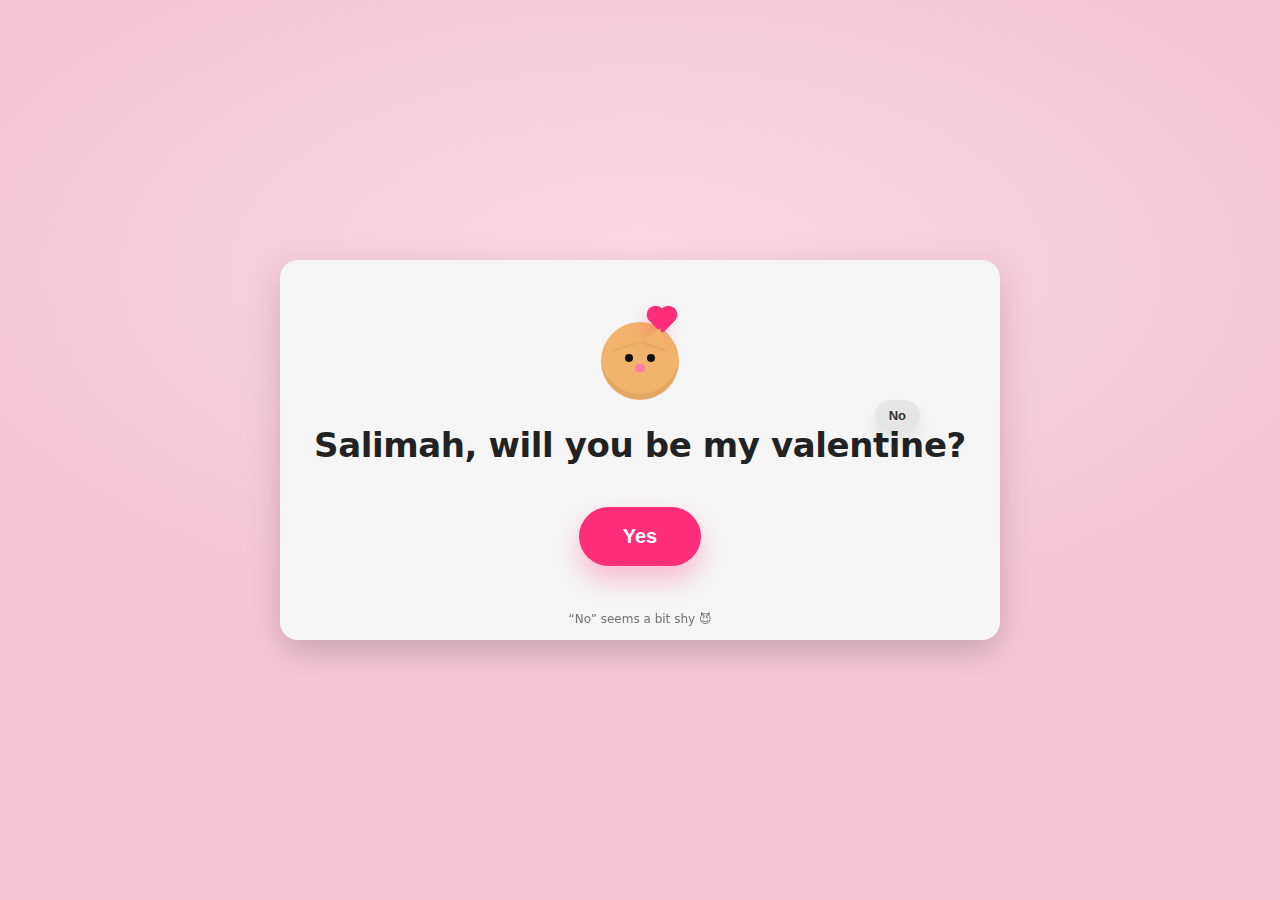
<file: valentine.html>
<!doctype html>
<html lang="en">
<head>
  <meta charset="utf-8" />
  <meta name="viewport" content="width=device-width,initial-scale=1" />
  <title>Will you be my Valentine?</title>
  <style>
    :root{
      --bg:#f7c6d6;
      --card:#f5f5f5;
      --text:#222;
      --muted:#666;
      --yes:#ff2e7a;
      --yesHover:#ff0f66;
      --no:#e6e6e6;
      --shadow: 0 12px 35px rgba(0,0,0,.18);
    }

    *{ box-sizing:border-box; }
    body{
      margin:0;
      min-height:100vh;
      display:grid;
      place-items:center;
      background: radial-gradient(1200px 600px at 50% 30%, rgba(255,255,255,.35), transparent 60%),
                  var(--bg);
      font-family: ui-sans-serif, system-ui, -apple-system, Segoe UI, Roboto, Helvetica, Arial;
      color:var(--text);
      overflow:hidden;
    }

    .card{
      width:min(720px, 92vw);
      height:min(380px, 58vh);
      background:var(--card);
      border-radius:18px;
      box-shadow:var(--shadow);
      position:relative;
      display:flex;
      flex-direction:column;
      align-items:center;
      justify-content:center;
      padding:28px 22px 30px;
      gap:16px;
      overflow:hidden; /* keeps No inside card */
    }

    .iconWrap{
      width:88px; height:88px;
      display:grid; place-items:center;
      margin-bottom:4px;
    }

    /* Simple cute “cat face” (no external assets) */
    .cat{
      width:78px; height:78px;
      background:#f2b36d;
      border-radius:50%;
      position:relative;
      box-shadow: inset 0 -6px 0 rgba(0,0,0,.06);
    }
    .cat:before, .cat:after{
      content:"";
      position:absolute;
      top:6px;
      width:0;height:0;
      border-left:14px solid transparent;
      border-right:14px solid transparent;
      border-bottom:18px solid #f2b36d;
      filter: drop-shadow(0 2px 0 rgba(0,0,0,.05));
    }
    .cat:before{ left:8px; transform:rotate(-18deg); }
    .cat:after{ right:8px; transform:rotate(18deg); }

    .eye{
      position:absolute;
      top:32px;
      width:8px; height:8px;
      background:#111;
      border-radius:50%;
    }
    .eye.left{ left:24px; }
    .eye.right{ right:24px; }

    .nose{
      position:absolute;
      top:42px; left:50%;
      transform:translateX(-50%);
      width:10px; height:8px;
      background:#ff7fa6;
      border-radius:6px;
    }

    .heartTop{
      position:absolute;
      top:-10px; right:8px;
      width:18px; height:18px;
      background:#ff2e7a;
      transform:rotate(45deg);
      border-radius:4px;
      box-shadow:0 8px 18px rgba(255,46,122,.35);
    }
    .heartTop:before, .heartTop:after{
      content:"";
      position:absolute;
      width:18px; height:18px;
      background:#ff2e7a;
      border-radius:50%;
    }
    .heartTop:before{ left:-9px; top:0; }
    .heartTop:after{ left:0; top:-9px; }

    h1{
      margin:0;
      text-align:center;
      font-weight:800;
      letter-spacing:-0.4px;
      font-size:clamp(22px, 3vw, 34px);
    }

    .actions{
      width:100%;
      display:flex;
      align-items:center;
      justify-content:center;
      gap:26px;
      margin-top:10px;
      position:relative;
      height:90px; /* gives room for No to run around */
    }

    button{
      border:0;
      cursor:pointer;
      font-weight:800;
      border-radius:999px;
      transition:transform .12s ease, filter .12s ease, background .12s ease;
      user-select:none;
      -webkit-tap-highlight-color: transparent;
    }

    #yesBtn{
      background:var(--yes);
      color:white;
      padding:18px 44px;
      font-size:20px;
      box-shadow:0 14px 26px rgba(255,46,122,.28);
    }
    #yesBtn:hover{ background:var(--yesHover); transform:translateY(-1px) scale(1.02); }
    #yesBtn:active{ transform:translateY(1px) scale(.98); }

    /* IMPORTANT: No stretching. We ONLY position with left/top (not right). */
    #noBtn{
      background:var(--no);
      color:#333;
      padding:8px 14px;          /* tiny pill like the screenshot */
      font-size:13px;
      box-shadow:0 10px 18px rgba(0,0,0,.08);
      position:absolute;
      left:0;
      top:0;
      width:fit-content;
      white-space:nowrap;
      touch-action:none;
    }

    .note{
      position:absolute;
      bottom:14px;
      font-size:12px;
      color:var(--muted);
      opacity:.9;
      display:flex;
      gap:6px;
      align-items:center;
    }

    /* Heart particles */
    .heart{
      position:fixed;
      width:14px; height:14px;
      background:#ff2e7a;
      transform:rotate(45deg);
      border-radius:3px;
      pointer-events:none;
      will-change: transform, opacity;
      filter: drop-shadow(0 8px 10px rgba(255,46,122,.25));
      z-index:9999;
    }
    .heart:before, .heart:after{
      content:"";
      position:absolute;
      width:14px; height:14px;
      background:#ff2e7a;
      border-radius:50%;
    }
    .heart:before{ left:-7px; top:0; }
    .heart:after{ left:0; top:-7px; }

    @keyframes floatUp {
      0%   { transform:translate(0,0) rotate(45deg) scale(1); opacity:1; }
      100% { transform:translate(var(--dx), var(--dy)) rotate(45deg) scale(var(--s)); opacity:0; }
    }

    .success{
      animation: pop .35s ease-out both;
    }
    @keyframes pop{
      0%{ transform:scale(.98); }
      60%{ transform:scale(1.02); }
      100%{ transform:scale(1); }
    }
  </style>
</head>
<body>
  <main class="card" id="card" aria-label="Valentine card">
    <div class="iconWrap" aria-hidden="true">
      <div class="cat">
        <div class="heartTop"></div>
        <div class="eye left"></div>
        <div class="eye right"></div>
        <div class="nose"></div>
      </div>
    </div>

    <h1 id="title">Salimah, will you be my valentine?</h1>

    <div class="actions" id="actions">
      <button id="yesBtn" type="button">Yes</button>
      <button id="noBtn" type="button" aria-label="No (shy)">No</button>
    </div>

    <div class="note" id="note">“No” seems a bit shy 😈</div>
  </main>
<script>
  // ---- CONFIG ----
  const GIRLFRIEND_NAME = "Salimah";
  // ----------------

  const title = document.getElementById("title");
  const yesBtn = document.getElementById("yesBtn");
  const noBtn = document.getElementById("noBtn");
  const card = document.getElementById("card");
  const note = document.getElementById("note");

  title.textContent = `${GIRLFRIEND_NAME}, will you be my valentine?`;

  const clamp = (n, min, max) => Math.max(min, Math.min(max, n));

  // Move No into card for proper positioning
  card.appendChild(noBtn);
  noBtn.style.position = "absolute";
  noBtn.style.zIndex = "10";

  function placeNoInitial() {
    const c = card.getBoundingClientRect();
    const b = noBtn.getBoundingClientRect();
    const pad = 20;

    noBtn.style.left = `${c.width - b.width - 80}px`;
    noBtn.style.top = `140px`;
  }

  window.addEventListener("load", placeNoInitial);
  window.addEventListener("resize", placeNoInitial);

  // 👇 Controlled movement (small dodge instead of teleport)
  const MOVE_DISTANCE = 80;     // how far it jumps
  const TRIGGER_RADIUS = 140;   // how close cursor must be

  function moveNoSlightly(fromX, fromY) {
    const c = card.getBoundingClientRect();
    const b = noBtn.getBoundingClientRect();
    const pad = 20;

    const cx = fromX - c.left;
    const cy = fromY - c.top;

    const nbCenterX = parseFloat(noBtn.style.left) + b.width / 2;
    const nbCenterY = parseFloat(noBtn.style.top) + b.height / 2;

    // Direction away from cursor
    const dx = nbCenterX - cx;
    const dy = nbCenterY - cy;
    const dist = Math.hypot(dx, dy) || 1;

    const moveX = (dx / dist) * MOVE_DISTANCE;
    const moveY = (dy / dist) * MOVE_DISTANCE;

    let newX = parseFloat(noBtn.style.left) + moveX;
    let newY = parseFloat(noBtn.style.top) + moveY;

    const maxX = c.width - b.width - pad;
    const maxY = c.height - b.height - pad;

    newX = clamp(newX, pad, maxX);
    newY = clamp(newY, pad, maxY);

    noBtn.style.left = `${newX}px`;
    noBtn.style.top = `${newY}px`;
  }

  card.addEventListener("mousemove", (e) => {
    const nb = noBtn.getBoundingClientRect();
    const dist = Math.hypot(
      (nb.left + nb.width/2) - e.clientX,
      (nb.top  + nb.height/2) - e.clientY
    );

    if (dist < TRIGGER_RADIUS) {
      moveNoSlightly(e.clientX, e.clientY);
    }
  });

  noBtn.addEventListener("pointerenter", (e) => moveNoSlightly(e.clientX, e.clientY));
  noBtn.addEventListener("pointerdown", (e) => {
    e.preventDefault();
    moveNoSlightly(e.clientX, e.clientY);
  });

  // Yes button celebration stays same
  let accepted = false;
  yesBtn.addEventListener("click", () => {
    if (accepted) return;
    accepted = true;

    card.classList.add("success");
    title.textContent = "YAYYYYY 💖 See you on Valentine’s Day😌";
    note.textContent = "Best decision ever. (I knew you’d say yes 😈)";
    yesBtn.textContent = "💘";

    noBtn.disabled = true;
    noBtn.style.opacity = "0.25";
    noBtn.style.cursor = "not-allowed";
  });
</script>
</body>
</html>
</file>
